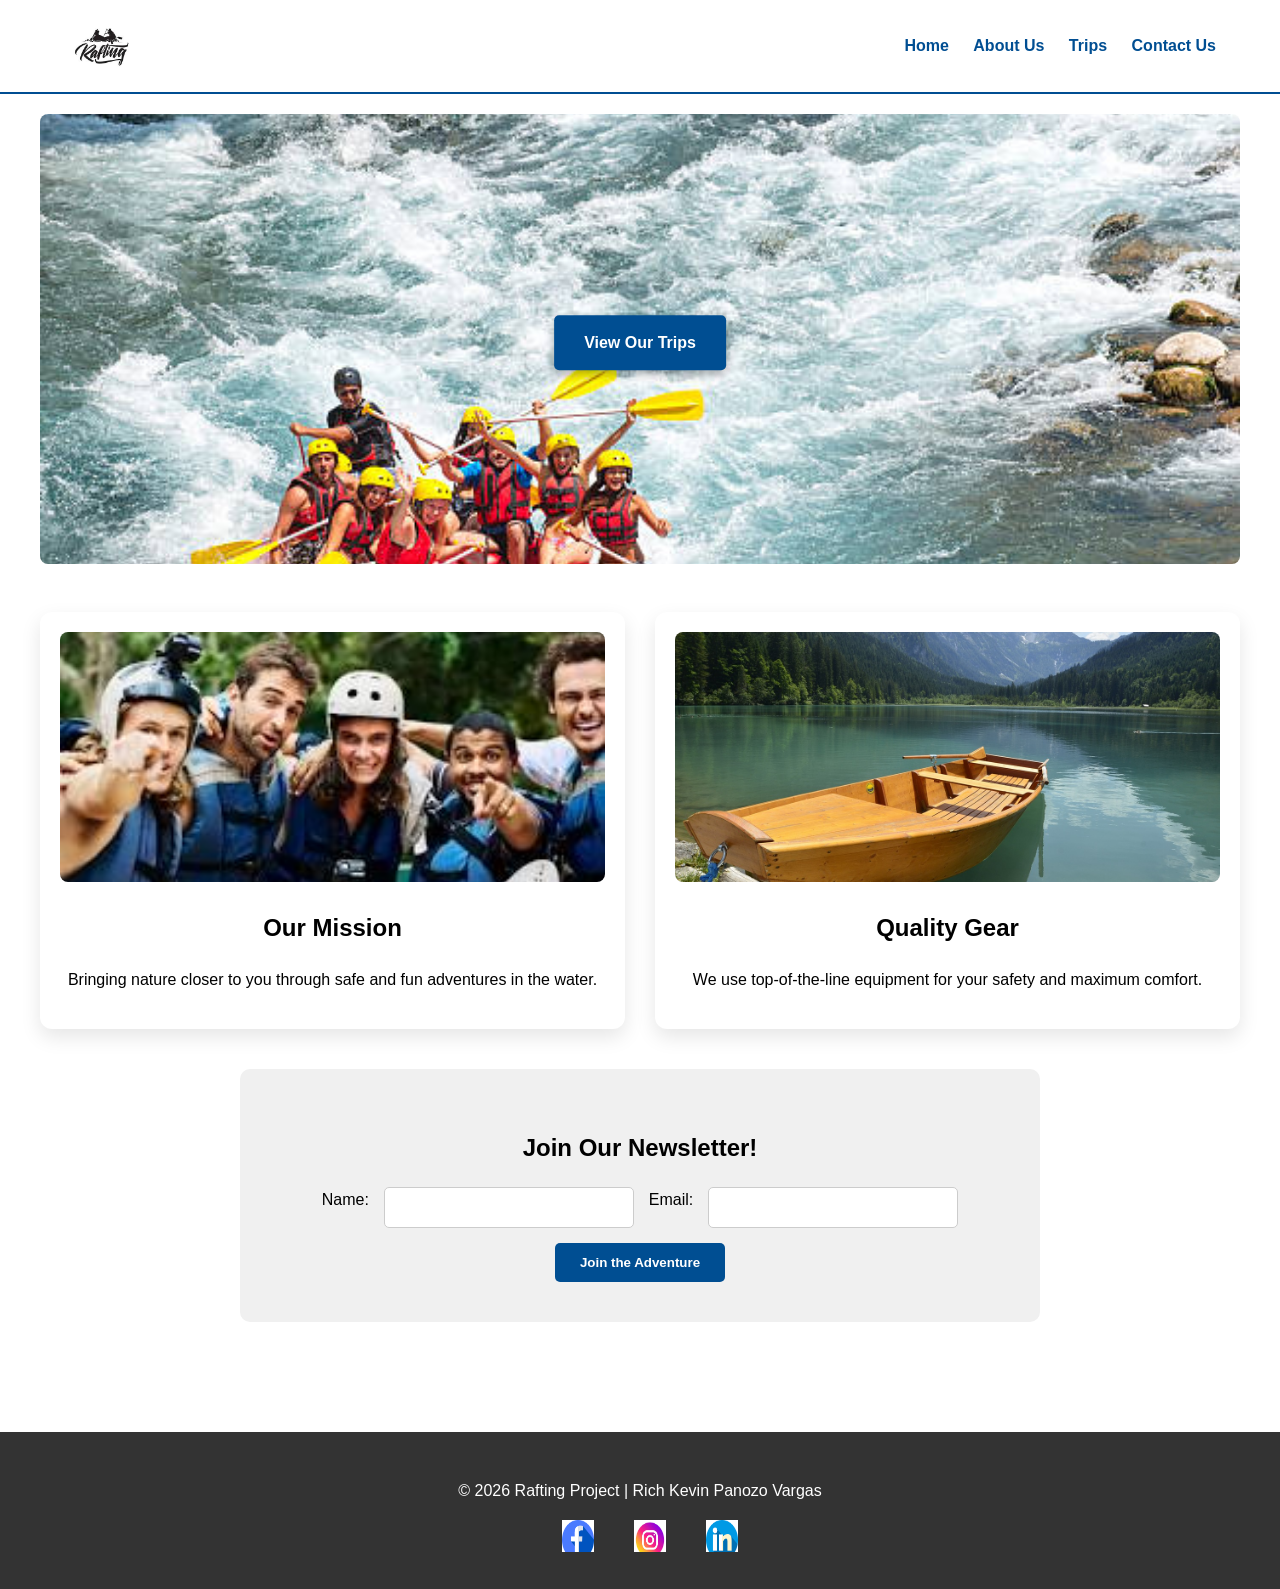
<file: index.html>
<!DOCTYPE html>
<html lang="en-US">
<head>
    <meta charset="UTF-8">
    <meta name="viewport" content="width=device-width, initial-scale=1.0">
    <title>Home | Whitewater Rafting</title>
    <meta name="description" content="Discover the thrill of whitewater rafting in Bolivia. Join us for a journey of adventure and nature.">
    <meta name="author" content="Rich Kevin Panozo Vargas">
    <link rel="stylesheet" href="wwr/styles/rafting.css">
</head>
<body>
    <header>
        <img src="wwr/images/logo.png" alt="Rafting Logo">
        <nav>
            <a href="index.html">Home</a>
            <a href="wwr/about.html">About Us</a>
            <a href="wwr/trips.html">Trips</a>
            <a href="wwr/contact.html">Contact Us</a>
        </nav>
    </header>

    <main>
        <section class="hero">
            <img src="wwr/images/hero.jpg" alt="Rafting Hero">
            <a href="wwr/trips.html" class="hero-btn">View Our Trips</a>
        </section>

        <section class="grid-container">
            <div class="card">
                <img src="wwr/images/client.jpg" alt="Our Mission">
                <h2>Our Mission</h2>
                <p>Bringing nature closer to you through safe and fun adventures in the water.</p>
            </div>
            <div class="card">
                <img src="wwr/images/trip1.jpg" alt="Quality Gear">
                <h2>Quality Gear</h2>
                <p>We use top-of-the-line equipment for your safety and maximum comfort.</p>
            </div>
        </section>

        <section class="newsletter">
            <h2>Join Our Newsletter!</h2>
            <form>
                <label for="user-name">Name:</label>
                <input type="text" id="user-name" name="user-name" required>
                <label for="user-email">Email:</label>
                <input type="email" id="user-email" name="user-email" required>
                <button type="submit">Join the Adventure</button>
            </form>
        </section>
    </main>

    <footer>
        <p>&copy; 2026 Rafting Project | Rich Kevin Panozo Vargas</p>
        <nav class="social-links">
            <a href="#"><img src="wwr/images/facebook.png" alt="Facebook"></a>
            <a href="#"><img src="wwr/images/instagram.png" alt="Instagram"></a>
            <a href="#"><img src="wwr/images/linkedin.png" alt="LinkedIn"></a>
        </nav>
    </footer>
</body>
</html>
</file>
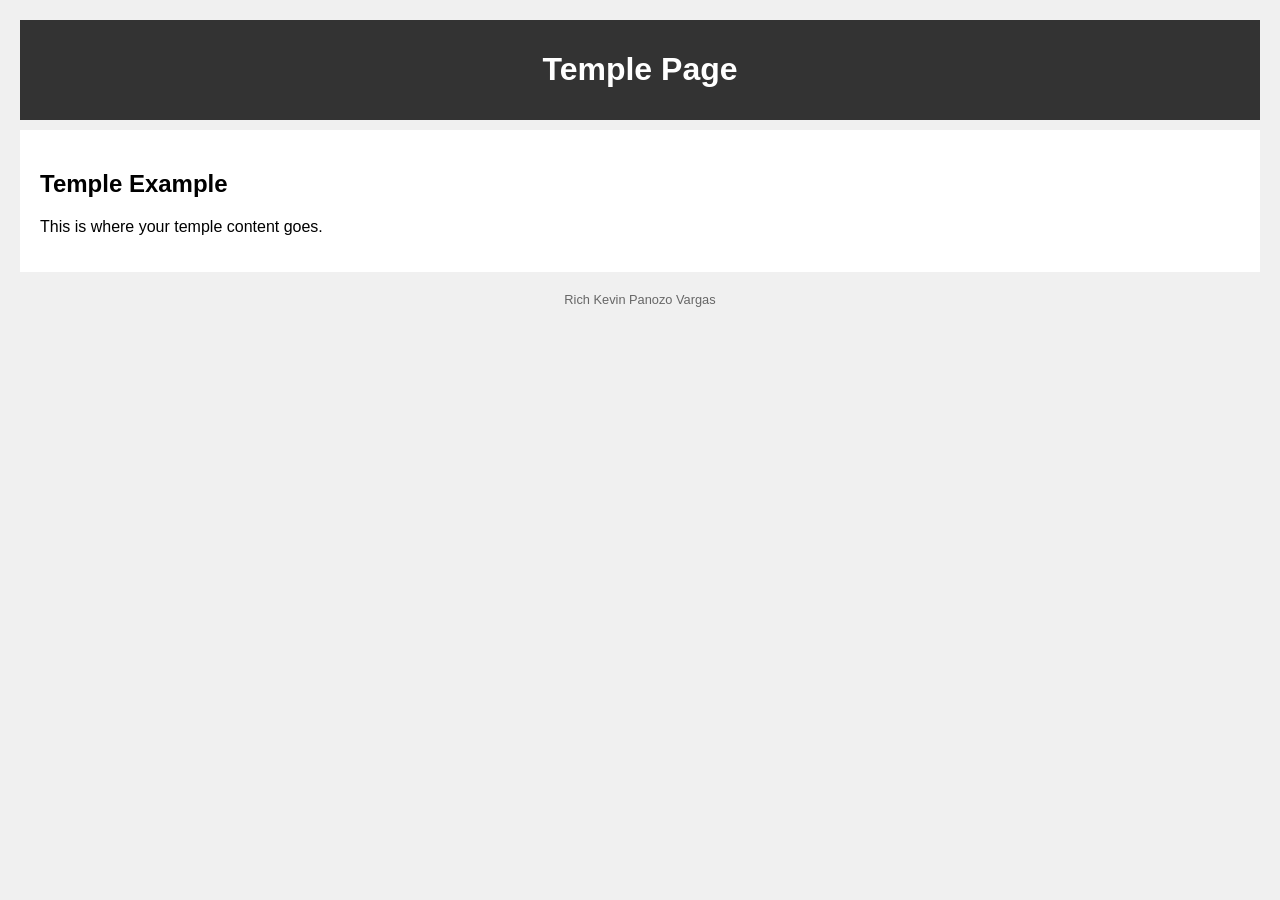
<file: week02/temple.html>
<!DOCTYPE html>
<html lang="en-US">
<head>
    <meta charset="utf-8">
    <meta name="viewport" content="width=device-width, initial-scale=1.0">
    <title>Temple Page</title>
    <link rel="stylesheet" href="../styles/temple.css">
</head>
<body>
    <header>
        <h1>Temple Page</h1>
    </header>
    <main>
        <section>
            <h2>Temple Example</h2>
            <p>This is where your temple content goes.</p>
        </section>
    </main>
    <footer>
        <p>Rich Kevin Panozo Vargas</p>
    </footer>
</body>
</html>
</file>
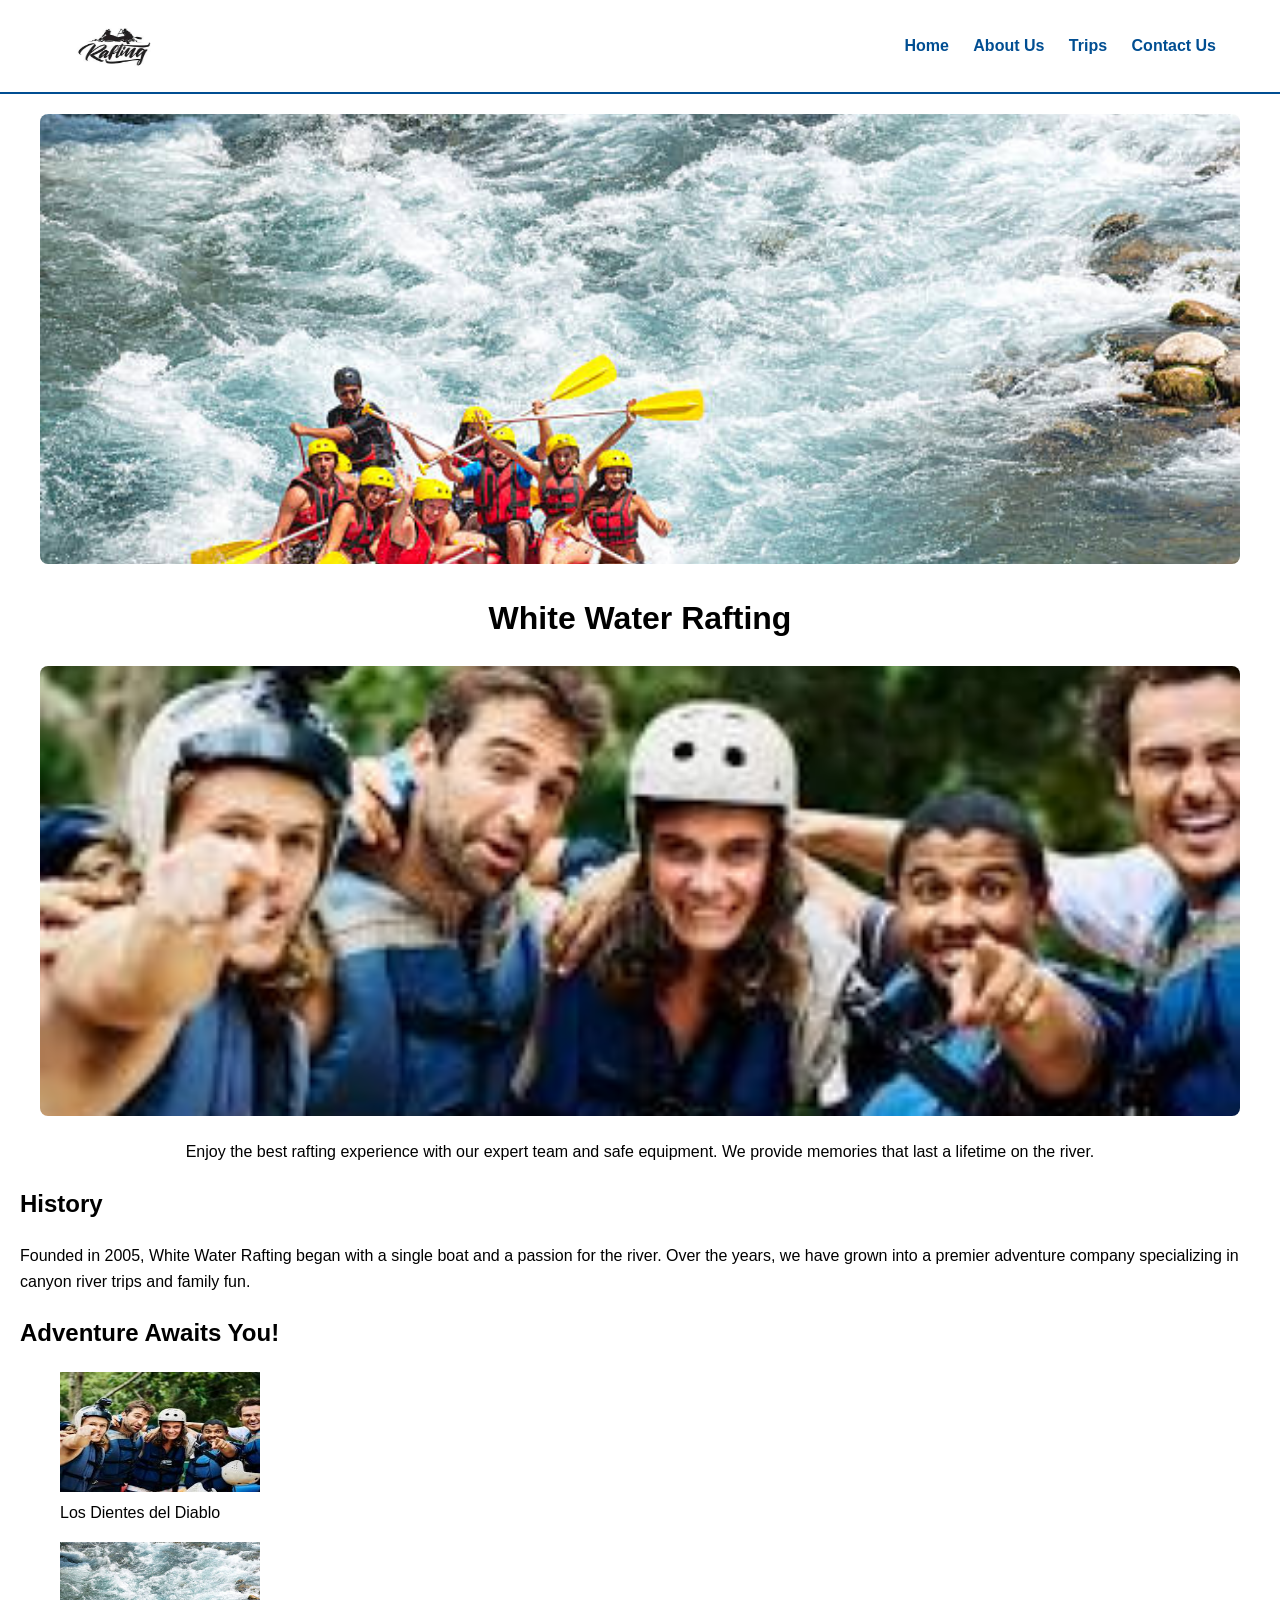
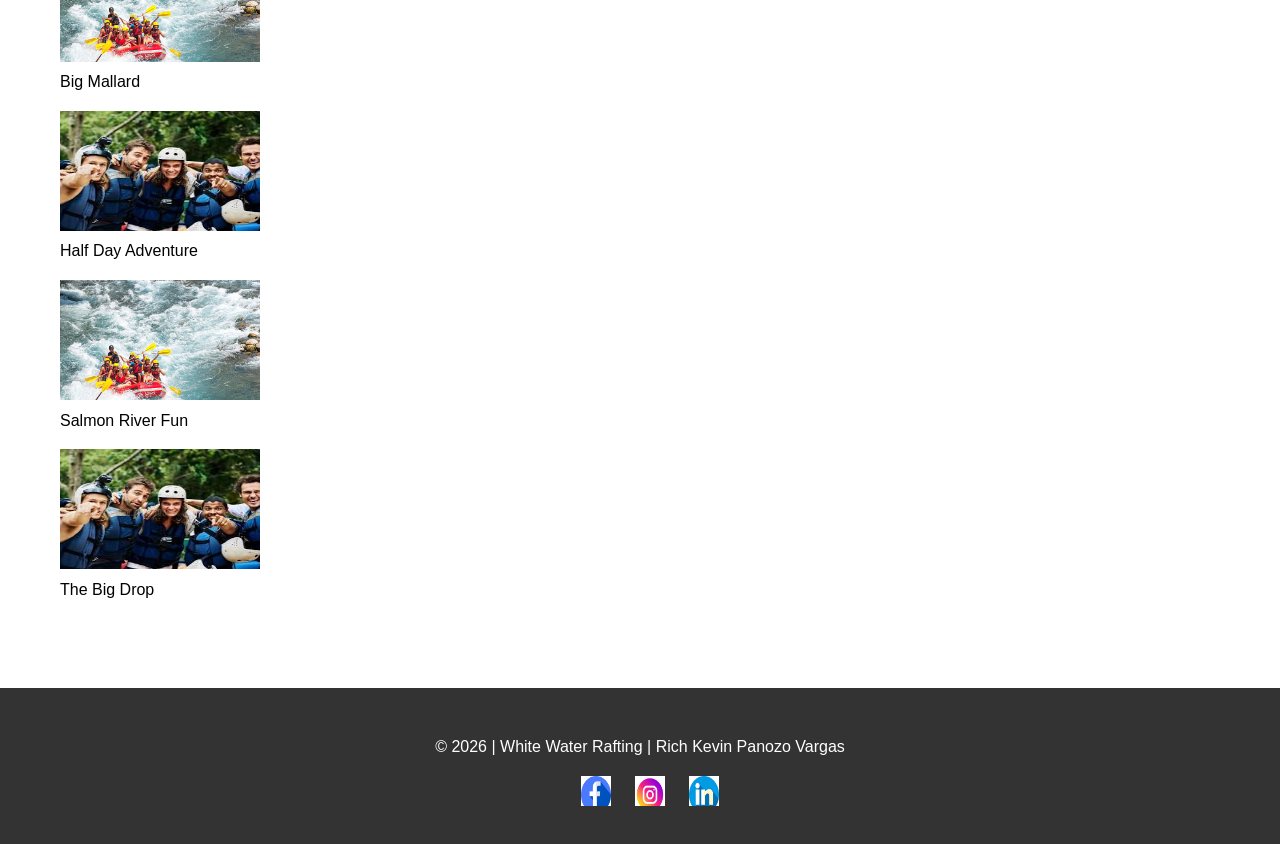
<file: wwr/about.html>
<!DOCTYPE html>
<html lang="en-US">
<head>
    <meta charset="utf-8">
    <meta name="viewport" content="width=device-width, initial-scale=1.0">
    <title>About Us | White Water Rafting</title>
    <meta name="description" content="White Water Rafting company profile. Learn about our history since 2005 and the thrilling river adventures we provide for everyone.">
    <meta name="author" content="Rich Kevin Panozo Vargas">
    <link rel="stylesheet" href="styles/rafting.css">
</head>
<body>
    <header>
        <img src="images/logo.png" alt="Rafting Logo" width="100" height="100">
        <nav>
            <a href="index.html">Home</a>
            <a href="about.html">About Us</a>
            <a href="trips.html">Trips</a>
            <a href="contact.html">Contact Us</a>
        </nav>
    </header>
    <main>
        <div class="hero">
            <img src="images/hero.jpg" alt="Rafting Hero" width="1000" height="500">
            <h1>White Water Rafting</h1>
            <article>
                <img src="images/client.jpg" alt="Happy Customer" width="200" height="150">
                <p>Enjoy the best rafting experience with our expert team and safe equipment. We provide memories that last a lifetime on the river.</p>
            </article>
        </div>

        <section class="history-section">
            <h2>History</h2>
            <p>Founded in 2005, White Water Rafting began with a single boat and a passion for the river. Over the years, we have grown into a premier adventure company specializing in canyon river trips and family fun.</p>
        </section>

        <section class="adventure-section">
            <h2>Adventure Awaits You!</h2>
            <div class="adventure-grid">
                <figure><img src="images/client.jpg" alt="Adventure 1" width="200" height="120"><figcaption>Los Dientes del Diablo</figcaption></figure>
                <figure><img src="images/hero.jpg" alt="Adventure 2" width="200" height="120"><figcaption>Big Mallard</figcaption></figure>
                <figure><img src="images/client.jpg" alt="Adventure 3" width="200" height="120"><figcaption>Half Day Adventure</figcaption></figure>
                <figure><img src="images/hero.jpg" alt="Adventure 4" width="200" height="120"><figcaption>Salmon River Fun</figcaption></figure>
                <figure><img src="images/client.jpg" alt="Adventure 5" width="200" height="120"><figcaption>The Big Drop</figcaption></figure>
            </div>
        </section>
    </main>
    <footer>
        <p>© 2026 | White Water Rafting | Rich Kevin Panozo Vargas</p>
        <nav class="socialmedia">
            <a href="https://facebook.com"><img src="images/facebook.png" alt="Facebook" width="30" height="30"></a>
            <a href="https://instagram.com"><img src="images/instagram.png" alt="Instagram" width="30" height="30"></a>
            <a href="https://linkedin.com"><img src="images/linkedin.png" alt="LinkedIn" width="30" height="30"></a>
        </nav>
    </footer>
</body>
</html>
</file>
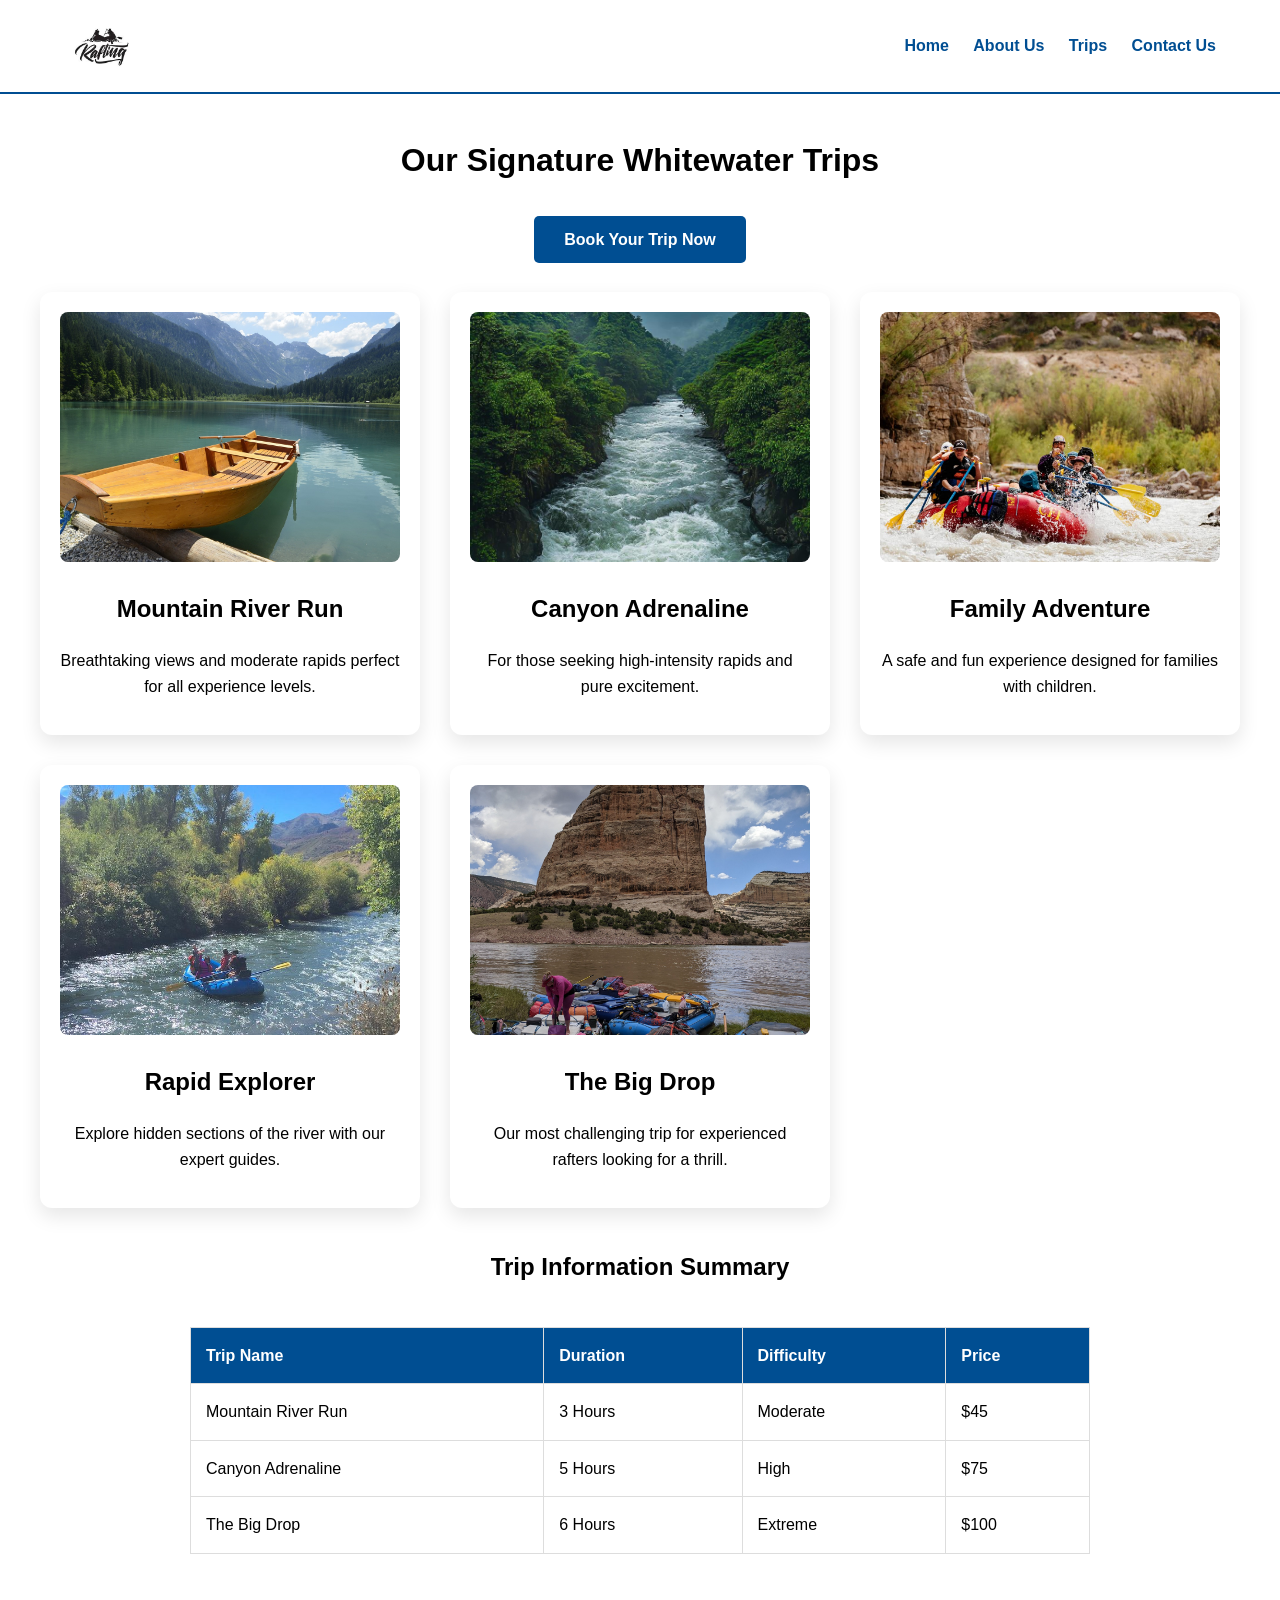
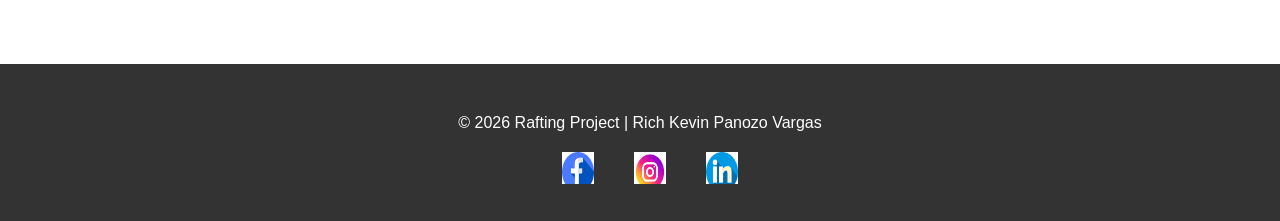
<file: wwr/trips.html>
<!DOCTYPE html>
<html lang="en-US">
<head>
    <meta charset="UTF-8">
    <meta name="viewport" content="width=device-width, initial-scale=1.0">
    <title>Trips | Whitewater Rafting</title>
    <meta name="description" content="Explore our diverse selection of rafting trips, from family-friendly runs to expert rapids.">
    <meta name="author" content="Rich Kevin Panozo Vargas">
    <link rel="stylesheet" href="styles/rafting.css">
</head>
<body>
    <header>
        <img src="images/logo.png" alt="Rafting Logo">
        <nav>
            <a href="../index.html">Home</a>
            <a href="about.html">About Us</a>
            <a href="trips.html">Trips</a>
            <a href="contact.html">Contact Us</a>
        </nav>
    </header>

    <main>
        <h1 style="text-align:center;">Our Signature Whitewater Trips</h1>

        <div class="cta-container">
            <a href="contact.html" class="book-btn">Book Your Trip Now</a>
        </div>
        
        <section class="grid-container">
            <div class="card">
                <img src="images/trip1.jpg" alt="Mountain River Run">
                <h2>Mountain River Run</h2>
                <p>Breathtaking views and moderate rapids perfect for all experience levels.</p>
            </div>
            <div class="card">
                <img src="images/trip2.jpg" alt="Canyon Adrenaline">
                <h2>Canyon Adrenaline</h2>
                <p>For those seeking high-intensity rapids and pure excitement.</p>
            </div>
            <div class="card">
                <img src="images/trip3.jpg" alt="Family Adventure">
                <h2>Family Adventure</h2>
                <p>A safe and fun experience designed for families with children.</p>
            </div>
            <div class="card">
                <img src="images/trip4.jpg" alt="Rapid Explorer">
                <h2>Rapid Explorer</h2>
                <p>Explore hidden sections of the river with our expert guides.</p>
            </div>
            <div class="card">
                <img src="images/trip5.jpg" alt="The Big Drop">
                <h2>The Big Drop</h2>
                <p>Our most challenging trip for experienced rafters looking for a thrill.</p>
            </div>
        </section>

        <h2 style="text-align:center;">Trip Information Summary</h2>
        <table>
            <thead>
                <tr>
                    <th>Trip Name</th>
                    <th>Duration</th>
                    <th>Difficulty</th>
                    <th>Price</th>
                </tr>
            </thead>
            <tbody>
                <tr>
                    <td>Mountain River Run</td>
                    <td>3 Hours</td>
                    <td>Moderate</td>
                    <td>$45</td>
                </tr>
                <tr>
                    <td>Canyon Adrenaline</td>
                    <td>5 Hours</td>
                    <td>High</td>
                    <td>$75</td>
                </tr>
                <tr>
                    <td>The Big Drop</td>
                    <td>6 Hours</td>
                    <td>Extreme</td>
                    <td>$100</td>
                </tr>
            </tbody>
        </table>
    </main>

    <footer>
        <p>&copy; 2026 Rafting Project | Rich Kevin Panozo Vargas</p>
        <nav class="social-links">
            <a href="#"><img src="images/facebook.png" alt="Facebook"></a>
            <a href="#"><img src="images/instagram.png" alt="Instagram"></a>
            <a href="#"><img src="images/linkedin.png" alt="LinkedIn"></a>
        </nav>
    </footer>
</body>
</html>
</file>
<file: wwr/styles/rafting.css>
:root {
    --primary-color: #004e92;
    --secondary-color: #333333;
    --white: #ffffff;
    --accent-color: #f0f0f0;
}

* {
    box-sizing: border-box;
}

body {
    font-family: 'Segoe UI', Arial, sans-serif;
    margin: 0;
    padding: 0;
    line-height: 1.6;
}

header {
    display: flex;
    justify-content: space-between;
    align-items: center;
    padding: 1rem 5%;
    border-bottom: 2px solid var(--primary-color);
}

header img {
    height: 60px;
}

nav a {
    margin-left: 20px;
    text-decoration: none;
    color: var(--primary-color);
    font-weight: bold;
}

main {
    padding: 20px;
}

.hero {
    position: relative;
    text-align: center;
    max-width: 1200px;
    margin: 0 auto;
}

.hero img {
    width: 100%;
    height: 450px;
    object-fit: cover;
    border-radius: 8px;
}

.hero-btn {
    position: absolute;
    top: 50%;
    left: 50%;
    transform: translate(-50%, -50%);
    background-color: var(--primary-color);
    color: white;
    padding: 15px 30px;
    text-decoration: none;
    border-radius: 5px;
    font-weight: bold;
    box-shadow: 0 4px 10px rgba(0,0,0,0.3);
}

.grid-container {
    display: grid;
    grid-template-columns: repeat(auto-fit, minmax(300px, 1fr));
    gap: 30px;
    max-width: 1200px;
    margin: 40px auto;
}

.card {
    background: var(--white);
    padding: 20px;
    border-radius: 12px;
    text-align: center;
    box-shadow: 0 8px 20px rgba(0,0,0,0.1);
}

.card img {
    width: 100%;
    height: 250px;
    object-fit: cover;
    border-radius: 8px;
}

.newsletter {
    background-color: var(--accent-color);
    padding: 40px;
    text-align: center;
    margin: 40px auto;
    max-width: 800px;
    border-radius: 10px;
}

.newsletter form {
    display: flex;
    flex-wrap: wrap;
    justify-content: center;
    gap: 15px;
    margin-top: 20px;
}

.newsletter input {
    padding: 12px;
    border: 1px solid #ccc;
    border-radius: 5px;
    min-width: 250px;
}

.newsletter button {
    background-color: var(--primary-color);
    color: white;
    padding: 12px 25px;
    border: none;
    border-radius: 5px;
    cursor: pointer;
    font-weight: bold;
}

table {
    width: 100%;
    max-width: 900px;
    margin: 40px auto;
    border-collapse: collapse;
}

th, td {
    padding: 15px;
    border: 1px solid #ddd;
    text-align: left;
}

th {
    background-color: var(--primary-color);
    color: white;
}

.cta-container {
    text-align: center;
    margin: 40px 0;
}

.book-btn {
    background-color: var(--primary-color);
    color: white;
    padding: 15px 30px;
    text-decoration: none;
    border-radius: 5px;
    font-weight: bold;
}

footer {
    background: var(--secondary-color);
    color: var(--white);
    text-align: center;
    padding: 30px 0;
    margin-top: 50px;
}

.social-links {
    display: flex;
    justify-content: center;
    gap: 20px;
    margin-top: 15px;
}

.social-links img {
    width: 32px !important;
    height: 32px !important;
}
</file>
<file: styles/temple.css>
/* Estilos básicos para la página */
body {
    font-family: Arial, sans-serif;
    margin: 0;
    padding: 20px;
    background-color: #f0f0f0;
}

header {
    background-color: #333;
    color: white;
    padding: 10px;
    text-align: center;
}

main {
    background-color: white;
    padding: 20px;
    margin-top: 10px;
}

footer {
    text-align: center;
    margin-top: 20px;
    font-size: 0.8em;
    color: #666;
}
</file>
